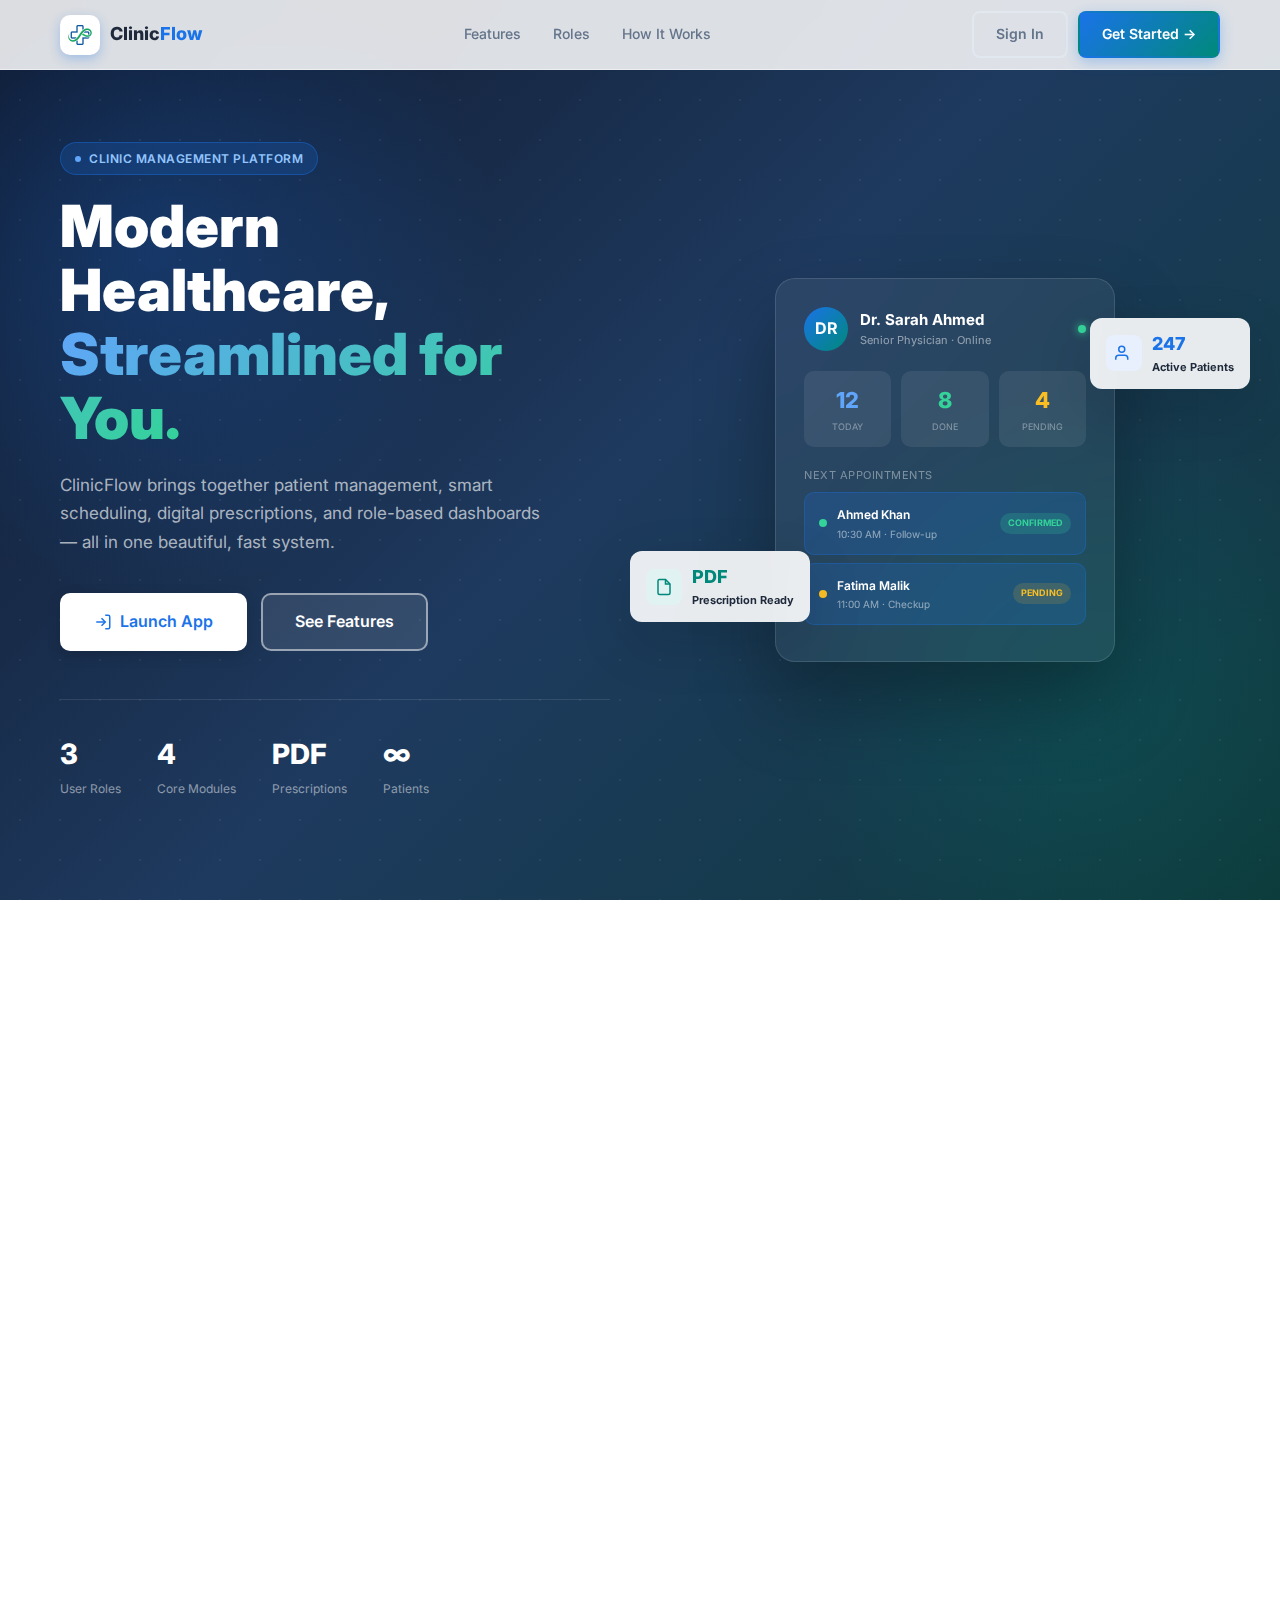
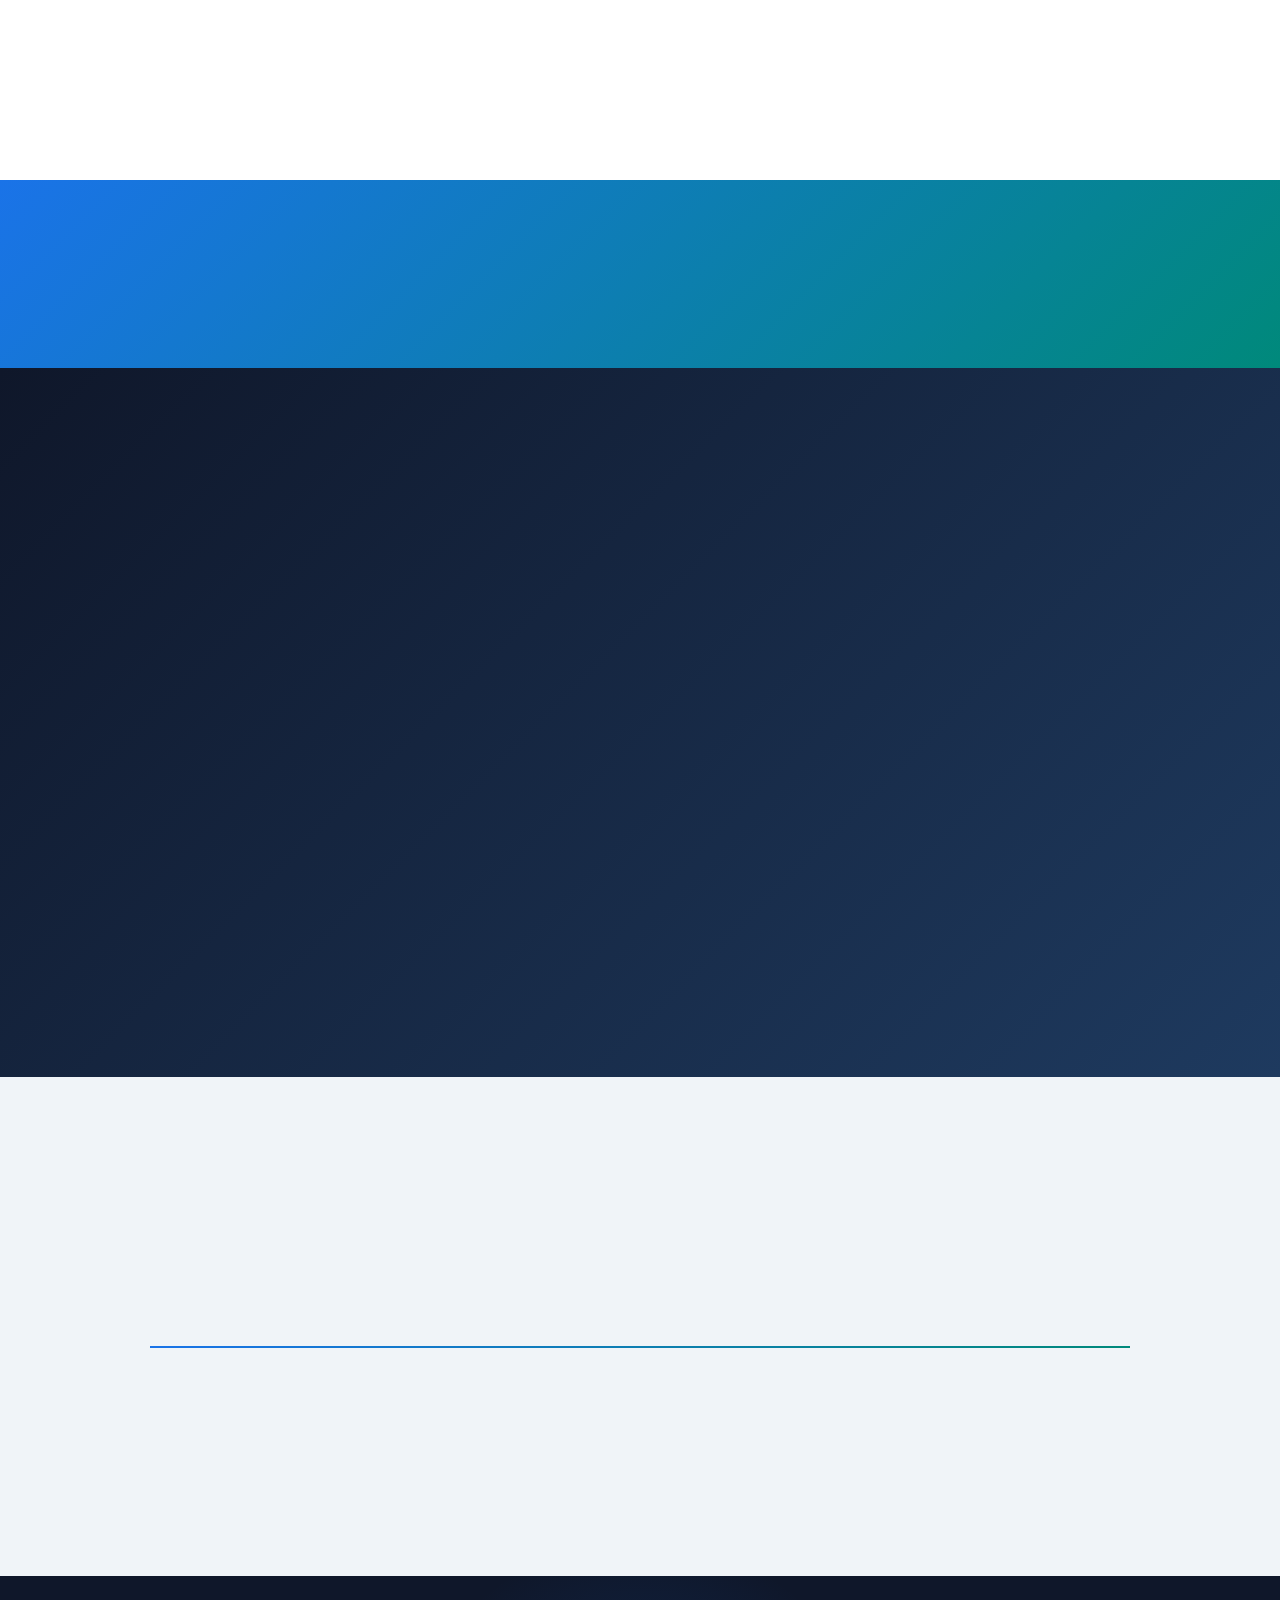
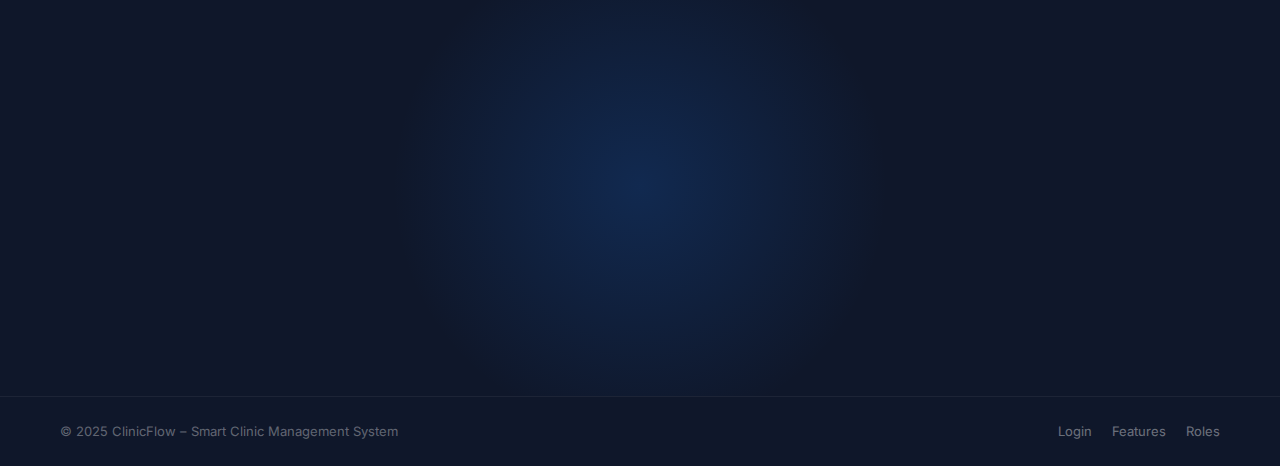
<file: index.html>
<!DOCTYPE html><html lang="en"><head>
    <meta charset="UTF-8">
    <meta name="viewport" content="width=device-width, initial-scale=1.0">
    <title>ClinicFlow – Smart Clinic Management System</title>
    <meta name="description" content="ClinicFlow is a modern clinic management system for doctors, receptionists and admins. Manage patients, appointments and prescriptions.">

    <!-- SEO Optimization -->
    <meta name="robots" content="index, follow">
    <meta name="keywords" content="ClinicFlow, Clinic Management System, healthcare, medical dashboard, patient management, doctor portal">
    <meta name="author" content="ClinicFlow Team">
    <meta property="og:title" content="ClinicFlow – Smart Clinic Management System">
    <meta property="og:description" content="ClinicFlow is a modern clinic management system for doctors, receptionists and admins. Manage patients, appointments and prescriptions.">
    <meta property="og:image" content="assets/images/logo.png">
    <meta property="og:type" content="website">

    <!-- Favicon -->
    <link rel="icon" type="image/png" href="assets/images/favicon.png">
    <link rel="preconnect" href="https://fonts.googleapis.com">
    <link href="https://fonts.googleapis.com/css2?family=Inter:wght@300;400;500;600;700;800;900&amp;display=swap" rel="stylesheet">
    <style>
        /* ── Reset ── */
        *,
        *::before,
        *::after {
            box-sizing: border-box;
            margin: 0;
            padding: 0;
        }

        html {
            scroll-behavior: smooth;
        }

        body {
            font-family: 'Inter', sans-serif;
            color: #1e293b;
            line-height: 1.6;
            overflow-x: hidden;
        }

        a {
            text-decoration: none;
            color: inherit;
        }

        /* ── Variables ── */
        :root {
            --primary: #1a73e8;
            --primary-dark: #1557b0;
            --secondary: #00897b;
            --accent: #34a853;
            --gradient: linear-gradient(135deg, #1a73e8 0%, #00897b 100%);
            --bg: #f0f4f8;
            --surface: #ffffff;
            --border: #e2e8f0;
            --text: #1e293b;
            --text-muted: #64748b;
            --radius: 14px;
            --shadow: 0 4px 24px rgba(0, 0, 0, .08);
            --shadow-lg: 0 20px 60px rgba(0, 0, 0, .12);
        }

        /* ── Page Loader ── */
        .page-loader {
            position: fixed;
            inset: 0;
            z-index: 9999;
            background: #ffffff;
            display: flex;
            flex-direction: column;
            align-items: center;
            justify-content: center;
            transition: opacity 0.5s ease, visibility 0.5s ease;
        }

        .page-loader.hidden {
            opacity: 0;
            visibility: hidden;
            pointer-events: none;
        }

        .loader-content {
            display: flex;
            flex-direction: column;
            align-items: center;
            gap: 24px;
        }

        .loader-logo {
            width: 70px;
            height: 70px;
            background: var(--gradient);
            border-radius: 16px;
            display: flex;
            align-items: center;
            justify-content: center;
            box-shadow: 0 12px 30px rgba(26, 115, 232, 0.25);
            animation: loader-pulse 2s infinite ease-in-out;
        }

        .loader-logo svg {
            width: 32px;
            height: 32px;
            fill: white;
        }

        .loader-spinner {
            width: 44px;
            height: 44px;
            border: 3.5px solid rgba(26, 115, 232, 0.1);
            border-top: 3.5px solid var(--primary);
            border-radius: 50%;
            animation: loader-spin 1s linear infinite;
        }

        .loader-text {
            font-size: 18px;
            font-weight: 800;
            color: var(--text);
            letter-spacing: 0.5px;
        }

        .loader-text span {
            color: var(--primary);
        }

        @keyframes loader-spin {
            to {
                transform: rotate(360deg);
            }
        }

        @keyframes loader-pulse {

            0%,
            100% {
                transform: scale(1);
                opacity: 1;
            }

            50% {
                transform: scale(1.1);
                opacity: 0.8;
            }
        }

        /* ══════════════════════════════════════════
       NAVBAR
    ══════════════════════════════════════════ */
        .navbar {
            position: fixed;
            top: 0;
            left: 0;
            right: 0;
            z-index: 100;
            display: flex;
            align-items: center;
            justify-content: space-between;
            padding: 0 60px;
            height: 70px;
            background: rgba(255, 255, 255, .85);
            backdrop-filter: blur(16px);
            border-bottom: 1px solid rgba(255, 255, 255, .5);
            transition: all .3s ease;
        }

        .navbar.scrolled {
            background: rgba(255, 255, 255, .98);
            box-shadow: 0 2px 20px rgba(0, 0, 0, .08);
        }

        .nav-logo {
            display: flex;
            align-items: center;
            gap: 10px;
        }

        .nav-logo-icon {
            width: 40px;
            height: 40px;
            background: var(--gradient);
            border-radius: 10px;
            display: flex;
            align-items: center;
            justify-content: center;
            box-shadow: 0 4px 12px rgba(26, 115, 232, .3);
        }

        .nav-logo-icon svg {
            width: 20px;
            height: 20px;
        }

        .nav-logo-text {
            font-size: 18px;
            font-weight: 800;
            color: var(--text);
        }

        .nav-logo-text span {
            color: var(--primary);
        }

        .nav-links {
            display: flex;
            align-items: center;
            gap: 32px;
        }

        .nav-links a {
            font-size: 14px;
            font-weight: 500;
            color: var(--text-muted);
            transition: color .2s;
        }

        .nav-links a:hover {
            color: var(--primary);
        }

        .nav-cta {
            display: flex;
            gap: 10px;
        }

        .btn {
            display: inline-flex;
            align-items: center;
            gap: 8px;
            padding: 10px 22px;
            border-radius: 8px;
            font-size: 14px;
            font-weight: 600;
            cursor: pointer;
            transition: all .2s;
            border: 2px solid transparent;
        }

        .btn-outline-nav {
            border-color: var(--border);
            color: var(--text-muted);
        }

        .btn-outline-nav:hover {
            border-color: var(--primary);
            color: var(--primary);
        }

        .btn-primary {
            background: var(--gradient);
            color: #fff;
            box-shadow: 0 4px 14px rgba(26, 115, 232, .3);
        }

        .btn-primary:hover {
            transform: translateY(-2px);
            box-shadow: 0 8px 20px rgba(26, 115, 232, .4);
        }

        .btn-lg {
            padding: 14px 32px;
            font-size: 16px;
            border-radius: 10px;
        }

        .btn-white {
            background: #fff;
            color: var(--primary);
            box-shadow: 0 4px 14px rgba(0, 0, 0, .15);
        }

        .btn-white:hover {
            transform: translateY(-2px);
            box-shadow: 0 8px 24px rgba(0, 0, 0, .2);
        }

        .btn-outline-white {
            border: 2px solid rgba(255, 255, 255, .5);
            color: #fff;
            background: rgba(255, 255, 255, .1);
        }

        .btn-outline-white:hover {
            background: rgba(255, 255, 255, .2);
        }

        /* ══════════════════════════════════════════
       HERO
    ══════════════════════════════════════════ */
        .hero {
            min-height: 100vh;
            background: linear-gradient(135deg, #0f172a 0%, #1e3a5f 50%, #0d3b3b 100%);
            display: flex;
            align-items: center;
            position: relative;
            overflow: hidden;
            padding: 120px 60px 80px;
        }

        /* Animated blobs */
        .hero::before {
            content: '';
            position: absolute;
            width: 700px;
            height: 700px;
            background: radial-gradient(circle, rgba(26, 115, 232, .25) 0%, transparent 70%);
            border-radius: 50%;
            top: -100px;
            left: -200px;
            animation: blob1 8s ease-in-out infinite;
        }

        .hero::after {
            content: '';
            position: absolute;
            width: 600px;
            height: 600px;
            background: radial-gradient(circle, rgba(0, 137, 123, .2) 0%, transparent 70%);
            border-radius: 50%;
            bottom: -100px;
            right: -100px;
            animation: blob2 10s ease-in-out infinite;
        }

        @keyframes blob1 {

            0%,
            100% {
                transform: translate(0, 0) scale(1)
            }

            50% {
                transform: translate(60px, 40px) scale(1.1)
            }
        }

        @keyframes blob2 {

            0%,
            100% {
                transform: translate(0, 0) scale(1)
            }

            50% {
                transform: translate(-40px, -30px) scale(1.08)
            }
        }

        /* Grid dots pattern */
        .hero-grid {
            position: absolute;
            inset: 0;
            background-image: radial-gradient(circle, rgba(255, 255, 255, .06) 1px, transparent 1px);
            background-size: 40px 40px;
            pointer-events: none;
        }

        .hero-inner {
            max-width: 1200px;
            margin: 0 auto;
            width: 100%;
            display: grid;
            grid-template-columns: 1fr 1fr;
            gap: 60px;
            align-items: center;
            position: relative;
            z-index: 1;
        }

        .hero-badge {
            display: inline-flex;
            align-items: center;
            gap: 8px;
            background: rgba(26, 115, 232, .2);
            border: 1px solid rgba(26, 115, 232, .4);
            color: #93c5fd;
            padding: 6px 14px;
            border-radius: 20px;
            font-size: 12px;
            font-weight: 600;
            margin-bottom: 20px;
            letter-spacing: .5px;
            text-transform: uppercase;
        }

        .hero-badge span {
            width: 6px;
            height: 6px;
            background: #60a5fa;
            border-radius: 50%;
            animation: pulse 2s infinite;
        }

        @keyframes pulse {

            0%,
            100% {
                opacity: 1
            }

            50% {
                opacity: .4
            }
        }

        .hero-title {
            font-size: clamp(36px, 5vw, 58px);
            font-weight: 900;
            color: #fff;
            line-height: 1.1;
            margin-bottom: 20px;
        }

        .hero-title .highlight {
            background: linear-gradient(135deg, #60a5fa, #34d399);
            -webkit-background-clip: text;
            -webkit-text-fill-color: transparent;
            background-clip: text;
        }

        .hero-subtitle {
            font-size: 17px;
            color: rgba(255, 255, 255, .65);
            line-height: 1.7;
            margin-bottom: 36px;
            max-width: 480px;
        }

        .hero-actions {
            display: flex;
            gap: 14px;
            flex-wrap: wrap;
        }

        .hero-stats {
            display: flex;
            gap: 36px;
            margin-top: 48px;
            padding-top: 32px;
            border-top: 1px solid rgba(255, 255, 255, .1);
        }

        .hero-stat-value {
            font-size: 28px;
            font-weight: 800;
            color: #fff;
        }

        .hero-stat-label {
            font-size: 12px;
            color: rgba(255, 255, 255, .5);
            margin-top: 2px;
        }

        /* Hero visual (right side) */
        .hero-visual {
            position: relative;
            display: flex;
            align-items: center;
            justify-content: center;
        }

        .hero-card-main {
            background: rgba(255, 255, 255, .06);
            backdrop-filter: blur(20px);
            border: 1px solid rgba(255, 255, 255, .12);
            border-radius: 20px;
            padding: 28px;
            width: 340px;
            box-shadow: 0 40px 80px rgba(0, 0, 0, .3);
            animation: float 4s ease-in-out infinite;
        }

        @keyframes float {

            0%,
            100% {
                transform: translateY(0)
            }

            50% {
                transform: translateY(-12px)
            }
        }

        .hcard-header {
            display: flex;
            align-items: center;
            gap: 12px;
            margin-bottom: 20px;
        }

        .hcard-avatar {
            width: 44px;
            height: 44px;
            border-radius: 50%;
            background: var(--gradient);
            display: flex;
            align-items: center;
            justify-content: center;
            font-weight: 700;
            color: #fff;
            font-size: 16px;
        }

        .hcard-name {
            font-weight: 700;
            color: #fff;
            font-size: 15px;
        }

        .hcard-role {
            font-size: 11px;
            color: rgba(255, 255, 255, .5);
        }

        .hcard-stat-row {
            display: grid;
            grid-template-columns: 1fr 1fr 1fr;
            gap: 10px;
            margin-bottom: 20px;
        }

        .hcard-stat {
            background: rgba(255, 255, 255, .08);
            border-radius: 10px;
            padding: 12px 10px;
            text-align: center;
        }

        .hcard-stat-num {
            font-size: 22px;
            font-weight: 800;
            color: #fff;
        }

        .hcard-stat-lbl {
            font-size: 9px;
            color: rgba(255, 255, 255, .4);
            text-transform: uppercase;
            margin-top: 2px;
        }

        .hcard-appt {
            background: rgba(26, 115, 232, .2);
            border: 1px solid rgba(26, 115, 232, .3);
            border-radius: 10px;
            padding: 12px 14px;
            display: flex;
            align-items: center;
            gap: 10px;
            margin-bottom: 8px;
        }

        .hcard-appt-dot {
            width: 8px;
            height: 8px;
            border-radius: 50%;
            flex-shrink: 0;
        }

        .hcard-appt-name {
            font-size: 12px;
            font-weight: 600;
            color: #fff;
        }

        .hcard-appt-time {
            font-size: 10px;
            color: rgba(255, 255, 255, .5);
            margin-top: 1px;
        }

        .hcard-appt-badge {
            margin-left: auto;
            font-size: 9px;
            font-weight: 700;
            padding: 3px 8px;
            border-radius: 20px;
            text-transform: uppercase;
        }

        /* Floating mini cards */
        .float-card {
            position: absolute;
            background: rgba(255, 255, 255, .9);
            backdrop-filter: blur(10px);
            border-radius: 12px;
            padding: 12px 16px;
            box-shadow: var(--shadow-lg);
            display: flex;
            align-items: center;
            gap: 10px;
            animation: floatCard 5s ease-in-out infinite;
        }

        .float-card.fc1 {
            top: 40px;
            right: -30px;
            animation-delay: 1s;
        }

        .float-card.fc2 {
            bottom: 40px;
            left: -40px;
            animation-delay: 2.5s;
        }

        @keyframes floatCard {

            0%,
            100% {
                transform: translateY(0)
            }

            50% {
                transform: translateY(-8px)
            }
        }

        .fc-icon {
            width: 36px;
            height: 36px;
            border-radius: 8px;
            display: flex;
            align-items: center;
            justify-content: center;
        }

        .fc-label {
            font-size: 11px;
            font-weight: 700;
            color: #1e293b;
        }

        .fc-value {
            font-size: 18px;
            font-weight: 800;
            color: #1e293b;
        }

        /* ══════════════════════════════════════════
       FEATURES
    ══════════════════════════════════════════ */
        .section {
            padding: 90px 60px;
        }

        .section-center {
            text-align: center;
            max-width: 600px;
            margin: 0 auto 60px;
        }

        .section-chip {
            display: inline-block;
            background: #e8f0fe;
            color: var(--primary);
            font-size: 12px;
            font-weight: 700;
            padding: 5px 14px;
            border-radius: 20px;
            text-transform: uppercase;
            letter-spacing: .6px;
            margin-bottom: 12px;
        }

        .section-title {
            font-size: clamp(28px, 4vw, 40px);
            font-weight: 800;
            color: var(--text);
            line-height: 1.2;
            margin-bottom: 14px;
        }

        .section-sub {
            font-size: 16px;
            color: var(--text-muted);
            line-height: 1.7;
        }

        .features-grid {
            display: grid;
            grid-template-columns: repeat(auto-fit, minmax(300px, 1fr));
            gap: 24px;
            max-width: 1200px;
            margin: 0 auto;
        }

        .feature-card {
            background: var(--surface);
            border: 1px solid var(--border);
            border-radius: var(--radius);
            padding: 32px 28px;
            transition: all .25s;
            position: relative;
            overflow: hidden;
        }

        .feature-card::before {
            content: '';
            position: absolute;
            inset: 0;
            background: var(--gradient);
            opacity: 0;
            transition: opacity .3s;
        }

        .feature-card:hover {
            transform: translateY(-4px);
            box-shadow: var(--shadow-lg);
            border-color: transparent;
        }

        .feature-card:hover::before {
            opacity: .03;
        }

        .feature-card:hover .feat-icon {
            background: var(--gradient);
        }

        .feature-card:hover .feat-icon svg {
            stroke: #fff;
        }

        .feat-icon {
            width: 52px;
            height: 52px;
            background: #e8f0fe;
            border-radius: 12px;
            display: flex;
            align-items: center;
            justify-content: center;
            margin-bottom: 18px;
            transition: all .25s;
        }

        .feat-icon svg {
            width: 24px;
            height: 24px;
            stroke: var(--primary);
            fill: none;
            stroke-width: 2;
        }

        .feat-icon.green {
            background: #e0f2f1;
        }

        .feat-icon.green svg {
            stroke: var(--secondary);
        }

        .feature-card:hover .feat-icon.green {
            background: var(--gradient);
        }

        .feature-card:hover .feat-icon.green svg {
            stroke: #fff;
        }

        .feat-title {
            font-size: 17px;
            font-weight: 700;
            margin-bottom: 8px;
            color: var(--text);
        }

        .feat-desc {
            font-size: 14px;
            color: var(--text-muted);
            line-height: 1.7;
        }

        /* ══════════════════════════════════════════
       ROLES SECTION
    ══════════════════════════════════════════ */
        .roles-section {
            background: linear-gradient(135deg, #0f172a, #1e3a5f);
            padding: 90px 60px;
        }

        .roles-grid {
            display: grid;
            grid-template-columns: repeat(3, 1fr);
            gap: 24px;
            max-width: 1000px;
            margin: 0 auto;
        }

        .role-card {
            background: rgba(255, 255, 255, .05);
            border: 1px solid rgba(255, 255, 255, .1);
            border-radius: var(--radius);
            padding: 32px 24px;
            text-align: center;
            transition: all .25s;
        }

        .role-card:hover {
            background: rgba(255, 255, 255, .1);
            transform: translateY(-4px);
        }

        .role-icon {
            width: 64px;
            height: 64px;
            border-radius: 16px;
            display: flex;
            align-items: center;
            justify-content: center;
            margin: 0 auto 18px;
        }

        .role-icon svg {
            width: 30px;
            height: 30px;
            fill: none;
            stroke: #fff;
            stroke-width: 2;
        }

        .role-name {
            font-size: 18px;
            font-weight: 700;
            color: #fff;
            margin-bottom: 12px;
        }

        .role-perms {
            display: flex;
            flex-direction: column;
            gap: 6px;
        }

        .perm-item {
            display: flex;
            align-items: center;
            gap: 8px;
            font-size: 13px;
            color: rgba(255, 255, 255, .65);
        }

        .perm-item::before {
            content: '✓';
            color: #34d399;
            font-weight: 700;
            flex-shrink: 0;
        }

        /* ══════════════════════════════════════════
       HOW IT WORKS
    ══════════════════════════════════════════ */
        .steps-section {
            background: var(--bg);
        }

        .steps-grid {
            display: grid;
            grid-template-columns: repeat(4, 1fr);
            gap: 32px;
            max-width: 1100px;
            margin: 0 auto;
            position: relative;
        }

        .steps-grid::before {
            content: '';
            position: absolute;
            top: 30px;
            left: 60px;
            right: 60px;
            height: 2px;
            background: linear-gradient(90deg, var(--primary), var(--secondary));
            z-index: 0;
        }

        .step-card {
            text-align: center;
            position: relative;
            z-index: 1;
        }

        .step-num {
            width: 60px;
            height: 60px;
            background: var(--gradient);
            border-radius: 50%;
            display: flex;
            align-items: center;
            justify-content: center;
            font-size: 22px;
            font-weight: 800;
            color: #fff;
            margin: 0 auto 18px;
            box-shadow: 0 8px 24px rgba(26, 115, 232, .35);
        }

        .step-title {
            font-size: 15px;
            font-weight: 700;
            margin-bottom: 6px;
        }

        .step-desc {
            font-size: 13px;
            color: var(--text-muted);
            line-height: 1.6;
        }

        /* ══════════════════════════════════════════
       STATS BAND
    ══════════════════════════════════════════ */
        .stats-band {
            background: var(--gradient);
            padding: 60px;
            display: grid;
            grid-template-columns: repeat(4, 1fr);
            gap: 24px;
            text-align: center;
        }

        .band-value {
            font-size: 42px;
            font-weight: 900;
            color: #fff;
            line-height: 1;
        }

        .band-label {
            font-size: 13px;
            color: rgba(255, 255, 255, .7);
            margin-top: 6px;
        }

        /* ══════════════════════════════════════════
       CTA SECTION
    ══════════════════════════════════════════ */
        .cta-section {
            background: #0f172a;
            padding: 100px 60px;
            text-align: center;
            position: relative;
            overflow: hidden;
        }

        .cta-section::before {
            content: '';
            position: absolute;
            width: 500px;
            height: 500px;
            background: radial-gradient(circle, rgba(26, 115, 232, .2), transparent 70%);
            border-radius: 50%;
            top: 50%;
            left: 50%;
            transform: translate(-50%, -50%);
        }

        .cta-title {
            font-size: clamp(32px, 5vw, 52px);
            font-weight: 900;
            color: #fff;
            margin-bottom: 16px;
            position: relative;
            z-index: 1;
        }

        .cta-sub {
            font-size: 17px;
            color: rgba(255, 255, 255, .6);
            margin-bottom: 36px;
            position: relative;
            z-index: 1;
        }

        .cta-actions {
            display: flex;
            gap: 14px;
            justify-content: center;
            position: relative;
            z-index: 1;
        }

        /* ══════════════════════════════════════════
       FOOTER
    ══════════════════════════════════════════ */
        .footer {
            background: #0f172a;
            border-top: 1px solid rgba(255, 255, 255, .06);
            padding: 24px 60px;
            display: flex;
            align-items: center;
            justify-content: space-between;
        }

        .footer-copy {
            font-size: 13px;
            color: rgba(255, 255, 255, .35);
        }

        .footer-links {
            display: flex;
            gap: 20px;
        }

        .footer-links a {
            font-size: 13px;
            color: rgba(255, 255, 255, .4);
            transition: color .2s;
        }

        .footer-links a:hover {
            color: rgba(255, 255, 255, .8);
        }

        /* ══════════════════════════════════════════
       RESPONSIVE
    ══════════════════════════════════════════ */
        @media (max-width: 1024px) {
            .hero-inner {
                grid-template-columns: 1fr;
                text-align: center;
            }

            .hero-subtitle {
                max-width: 100%;
            }

            .hero-actions {
                justify-content: center;
            }

            .hero-stats {
                justify-content: center;
            }

            .hero-visual {
                display: none;
            }

            .roles-grid {
                grid-template-columns: 1fr;
                gap: 16px;
            }

            .steps-grid {
                grid-template-columns: 1fr 1fr;
            }

            .steps-grid::before {
                display: none;
            }

            .stats-band {
                grid-template-columns: 1fr 1fr;
            }
        }

        @media (max-width: 768px) {
            .navbar {
                padding: 0 24px;
            }

            .nav-links {
                display: none;
            }

            .hero {
                padding: 120px 24px 60px;
            }

            .section {
                padding: 60px 24px;
            }

            .roles-section {
                padding: 60px 24px;
            }

            .steps-section {
                padding: 60px 24px;
            }

            .stats-band {
                padding: 40px 24px;
                grid-template-columns: 1fr 1fr;
                gap: 32px;
            }

            .cta-section {
                padding: 60px 24px;
            }

            .footer {
                padding: 20px 24px;
                flex-direction: column;
                gap: 12px;
                text-align: center;
            }

            .cta-actions {
                flex-direction: column;
                align-items: center;
            }

            .steps-grid {
                grid-template-columns: 1fr;
            }
        }

        /* Scroll animation */
        .reveal {
            opacity: 0;
            transform: translateY(24px);
            transition: opacity .6s ease, transform .6s ease;
        }

        .reveal.visible {
            opacity: 1;
            transform: translateY(0);
        }
    </style>
</head>

<body>
    <div id="loading" class="page-loader">
        <div class="loader-content">
            <img class="loader-logo" src="assets/images/logo.png" style="width: 70px; height: 70px; border-radius: 16px; background: white;" alt="ClinicFlow Logo">
            <div class="loader-text">Clinic<span>Flow</span></div>
            <div class="loader-spinner"></div>
        </div>
    </div>

    <!-- ══ NAVBAR ══ -->
    <nav class="navbar" id="navbar">
        <a href="index.html" style="text-decoration:none;"><div class="nav-logo">
            <img class="nav-logo-icon" src="assets/images/logo.png" style="width: 40px; height: 40px; border-radius: 10px; background: white;" alt="ClinicFlow Logo">
            <span class="nav-logo-text">Clinic<span>Flow</span></span>
        </div></a>
        <div class="nav-links">
            <a href="#features">Features</a>
            <a href="#roles">Roles</a>
            <a href="#how-it-works">How It Works</a>
        </div>
        <div class="nav-cta">
            <a href="pages/login.html" class="btn btn-outline-nav">Sign In</a>
            <a href="pages/login.html" class="btn btn-primary">Get Started →</a>
        </div>
    </nav>

    <!-- ══ HERO ══ -->
    <section class="hero">
        <div class="hero-grid"></div>
        <div class="hero-inner">
            <!-- Left -->
            <div>
                <div class="hero-badge"><span></span>Clinic Management Platform</div>
                <h1 class="hero-title">
                    Modern Healthcare,<br>
                    <span class="highlight">Streamlined for You.</span>
                </h1>
                <p class="hero-subtitle">
                    ClinicFlow brings together patient management, smart scheduling, digital prescriptions,
                    and role-based dashboards — all in one beautiful, fast system.
                </p>
                <div class="hero-actions">
                    <a href="pages/login.html" class="btn btn-white btn-lg">
                        <svg width="18" height="18" viewBox="0 0 24 24" fill="none" stroke="currentColor" stroke-width="2">
                            <path d="M15 3h4a2 2 0 0 1 2 2v14a2 2 0 0 1-2 2h-4"></path>
                            <polyline points="10 17 15 12 10 7"></polyline>
                            <line x1="15" y1="12" x2="3" y2="12"></line>
                        </svg>
                        Launch App
                    </a>
                    <a href="#features" class="btn btn-outline-white btn-lg">See Features</a>
                </div>
                <div class="hero-stats">
                    <div>
                        <div class="hero-stat-value">3</div>
                        <div class="hero-stat-label">User Roles</div>
                    </div>
                    <div>
                        <div class="hero-stat-value">4</div>
                        <div class="hero-stat-label">Core Modules</div>
                    </div>
                    <div>
                        <div class="hero-stat-value">PDF</div>
                        <div class="hero-stat-label">Prescriptions</div>
                    </div>
                    <div>
                        <div class="hero-stat-value">∞</div>
                        <div class="hero-stat-label">Patients</div>
                    </div>
                </div>
            </div>

            <!-- Right: Dashboard preview -->
            <div class="hero-visual">
                <div class="hero-card-main">
                    <div class="hcard-header">
                        <div class="hcard-avatar">DR</div>
                        <div>
                            <div class="hcard-name">Dr. Sarah Ahmed</div>
                            <div class="hcard-role">Senior Physician · Online</div>
                        </div>
                        <div style="margin-left:auto;width:8px;height:8px;background:#34d399;border-radius:50%;box-shadow:0 0 8px #34d399;">
                        </div>
                    </div>
                    <div class="hcard-stat-row">
                        <div class="hcard-stat">
                            <div class="hcard-stat-num" style="color:#60a5fa;">12</div>
                            <div class="hcard-stat-lbl">Today</div>
                        </div>
                        <div class="hcard-stat">
                            <div class="hcard-stat-num" style="color:#34d399;">8</div>
                            <div class="hcard-stat-lbl">Done</div>
                        </div>
                        <div class="hcard-stat">
                            <div class="hcard-stat-num" style="color:#fbbf24;">4</div>
                            <div class="hcard-stat-lbl">Pending</div>
                        </div>
                    </div>
                    <div style="font-size:11px;color:rgba(255,255,255,.4);margin-bottom:8px;text-transform:uppercase;letter-spacing:.5px;">
                        Next Appointments</div>
                    <div class="hcard-appt">
                        <div class="hcard-appt-dot" style="background:#34d399;"></div>
                        <div>
                            <div class="hcard-appt-name">Ahmed Khan</div>
                            <div class="hcard-appt-time">10:30 AM · Follow-up</div>
                        </div>
                        <div class="hcard-appt-badge" style="background:rgba(52,211,153,.2);color:#34d399;">Confirmed
                        </div>
                    </div>
                    <div class="hcard-appt">
                        <div class="hcard-appt-dot" style="background:#fbbf24;"></div>
                        <div>
                            <div class="hcard-appt-name">Fatima Malik</div>
                            <div class="hcard-appt-time">11:00 AM · Checkup</div>
                        </div>
                        <div class="hcard-appt-badge" style="background:rgba(251,191,36,.15);color:#fbbf24;">Pending
                        </div>
                    </div>
                </div>

                <!-- Floating mini cards -->
                <div class="float-card fc1">
                    <div class="fc-icon" style="background:#e8f0fe;">
                        <svg width="18" height="18" viewBox="0 0 24 24" fill="none" stroke="#1a73e8" stroke-width="2">
                            <path d="M17 21v-2a4 4 0 0 0-4-4H5a4 4 0 0 0-4 4v2"></path>
                            <circle cx="9" cy="7" r="4"></circle>
                        </svg>
                    </div>
                    <div>
                        <div class="fc-value" style="color:#1a73e8;">247</div>
                        <div class="fc-label">Active Patients</div>
                    </div>
                </div>

                <div class="float-card fc2">
                    <div class="fc-icon" style="background:#e0f2f1;">
                        <svg width="18" height="18" viewBox="0 0 24 24" fill="none" stroke="#00897b" stroke-width="2">
                            <path d="M14 2H6a2 2 0 0 0-2 2v16a2 2 0 0 0 2 2h12a2 2 0 0 0 2-2V8z"></path>
                            <polyline points="14 2 14 8 20 8"></polyline>
                        </svg>
                    </div>
                    <div>
                        <div class="fc-value" style="color:#00897b;">PDF</div>
                        <div class="fc-label">Prescription Ready</div>
                    </div>
                </div>
            </div>
        </div>
    </section>

    <!-- ══ FEATURES ══ -->
    <section class="section" id="features">
        <div class="section-center reveal">
            <div class="section-chip">Features</div>
            <h2 class="section-title">Everything your clinic needs</h2>
            <p class="section-sub">A complete, integrated platform built for modern healthcare workflows.</p>
        </div>
        <div class="features-grid">
            <div class="feature-card reveal">
                <div class="feat-icon">
                    <svg viewBox="0 0 24 24">
                        <path d="M17 21v-2a4 4 0 0 0-4-4H5a4 4 0 0 0-4 4v2"></path>
                        <circle cx="9" cy="7" r="4"></circle>
                        <path d="M23 21v-2a4 4 0 0 0-3-3.87"></path>
                        <path d="M16 3.13a4 4 0 0 1 0 7.75"></path>
                    </svg>
                </div>
                <div class="feat-title">Patient Management</div>
                <div class="feat-desc">Full CRUD with search, gender filters, patient profiles, and a complete medical
                    history timeline.</div>
            </div>
            <div class="feature-card reveal">
                <div class="feat-icon green">
                    <svg viewBox="0 0 24 24">
                        <rect x="3" y="4" width="18" height="18" rx="2"></rect>
                        <line x1="16" y1="2" x2="16" y2="6"></line>
                        <line x1="8" y1="2" x2="8" y2="6"></line>
                        <line x1="3" y1="10" x2="21" y2="10"></line>
                    </svg>
                </div>
                <div class="feat-title">Appointment Scheduling</div>
                <div class="feat-desc">Book &amp; manage appointments with date/status filters. Doctors update status inline
                    — Pending, Confirmed, Completed.</div>
            </div>
            <div class="feature-card reveal">
                <div class="feat-icon">
                    <svg viewBox="0 0 24 24">
                        <path d="M14 2H6a2 2 0 0 0-2 2v16a2 2 0 0 0 2 2h12a2 2 0 0 0 2-2V8z"></path>
                        <polyline points="14 2 14 8 20 8"></polyline>
                        <line x1="16" y1="13" x2="8" y2="13"></line>
                    </svg>
                </div>
                <div class="feat-title">Digital Prescriptions</div>
                <div class="feat-desc">Write multi-medicine prescriptions, auto-generate branded PDFs with jsPDF, and
                    upload to Cloudinary for download.</div>
            </div>
            <div class="feature-card reveal">
                <div class="feat-icon green">
                    <svg viewBox="0 0 24 24">
                        <rect x="3" y="3" width="18" height="18" rx="2"></rect>
                        <path d="M3 9h18M9 21V9"></path>
                    </svg>
                </div>
                <div class="feat-title">Role-Based Dashboards</div>
                <div class="feat-desc">Admin, Doctor, and Receptionist each get their own dashboard with relevant stats,
                    actions, and data.</div>
            </div>
            <div class="feature-card reveal">
                <div class="feat-icon">
                    <svg viewBox="0 0 24 24">
                        <polyline points="22 12 18 12 15 21 9 3 6 12 2 12"></polyline>
                    </svg>
                </div>
                <div class="feat-title">Medical Timeline</div>
                <div class="feat-desc">Every patient profile shows a chronological timeline of all appointments and
                    prescriptions in one view.</div>
            </div>
            <div class="feature-card reveal">
                <div class="feat-icon green">
                    <svg viewBox="0 0 24 24">
                        <rect x="3" y="11" width="18" height="11" rx="2"></rect>
                        <path d="M7 11V7a5 5 0 0 1 10 0v4"></path>
                    </svg>
                </div>
                <div class="feat-title">Secure &amp; Role-Protected</div>
                <div class="feat-desc">Firebase Authentication + Realtime Database security rules ensure only authorized
                    users access the right data.</div>
            </div>
        </div>
    </section>

    <!-- ══ STATS BAND ══ -->
    <div class="stats-band">
        <div class="reveal">
            <div class="band-value">3</div>
            <div class="band-label">User Roles Supported</div>
        </div>
        <div class="reveal">
            <div class="band-value">4</div>
            <div class="band-label">Core Modules</div>
        </div>
        <div class="reveal">
            <div class="band-value">100%</div>
            <div class="band-label">Vanilla JS – No Framework</div>
        </div>
        <div class="reveal">
            <div class="band-value">PDF</div>
            <div class="band-label">Auto-Generated Prescriptions</div>
        </div>
    </div>

    <!-- ══ ROLES ══ -->
    <section class="roles-section" id="roles">
        <div class="section-center reveal">
            <div class="section-chip" style="background:rgba(26,115,232,.2);color:#93c5fd;">User Roles</div>
            <h2 class="section-title" style="color:#fff;">The right access for every team member</h2>
            <p class="section-sub" style="color:rgba(255,255,255,.6);">Each role has specific permissions tailored to
                their workflow.</p>
        </div>
        <div class="roles-grid">
            <div class="role-card reveal">
                <div class="role-icon" style="background:rgba(26,115,232,.3);">
                    <svg viewBox="0 0 24 24">
                        <path d="M12 2a10 10 0 1 0 0 20A10 10 0 0 0 12 2z"></path>
                        <path d="M12 8v4l3 3"></path>
                    </svg>
                </div>
                <div class="role-name">Admin</div>
                <div class="role-perms">
                    <div class="perm-item">Full system access</div>
                    <div class="perm-item">Manage all users</div>
                    <div class="perm-item">View all records</div>
                    <div class="perm-item">Override any data</div>
                </div>
            </div>
            <div class="role-card reveal">
                <div class="role-icon" style="background:rgba(0,137,123,.3);">
                    <svg viewBox="0 0 24 24">
                        <path d="M19 14c1.49-1.46 3-3.21 3-5.5A5.5 5.5 0 0 0 16.5 3c-1.76 0-3 .5-4.5 2-1.5-1.5-2.74-2-4.5-2A5.5 5.5 0 0 0 2 8.5c0 2.3 1.5 4.05 3 5.5l7 7Z"></path>
                    </svg>
                </div>
                <div class="role-name">Doctor</div>
                <div class="role-perms">
                    <div class="perm-item">View daily schedule</div>
                    <div class="perm-item">Update appointment status</div>
                    <div class="perm-item">Write prescriptions</div>
                    <div class="perm-item">Generate &amp; download PDFs</div>
                </div>
            </div>
            <div class="role-card reveal">
                <div class="role-icon" style="background:rgba(251,188,4,.2);">
                    <svg viewBox="0 0 24 24">
                        <path d="M17 21v-2a4 4 0 0 0-4-4H5a4 4 0 0 0-4 4v2"></path>
                        <circle cx="9" cy="7" r="4"></circle>
                        <path d="M23 21v-2a4 4 0 0 0-3-3.87"></path>
                        <path d="M16 3.13a4 4 0 0 1 0 7.75"></path>
                    </svg>
                </div>
                <div class="role-name">Receptionist</div>
                <div class="role-perms">
                    <div class="perm-item">Register new patients</div>
                    <div class="perm-item">Book appointments</div>
                    <div class="perm-item">Search &amp; edit patients</div>
                    <div class="perm-item">View upcoming schedule</div>
                </div>
            </div>
        </div>
    </section>

    <!-- ══ HOW IT WORKS ══ -->
    <section class="section steps-section" id="how-it-works">
        <div class="section-center reveal">
            <div class="section-chip">How It Works</div>
            <h2 class="section-title">Up and running in minutes</h2>
        </div>
        <div class="steps-grid">
            <div class="step-card reveal">
                <div class="step-num">1</div>
                <div class="step-title">Create Account</div>
                <div class="step-desc">Admin creates user accounts in Firebase and assigns roles.</div>
            </div>
            <div class="step-card reveal">
                <div class="step-num">2</div>
                <div class="step-title">Login</div>
                <div class="step-desc">Each staff member logs in and lands on their role-based dashboard.</div>
            </div>
            <div class="step-card reveal">
                <div class="step-num">3</div>
                <div class="step-title">Manage Clinic</div>
                <div class="step-desc">Add patients, book appointments, and write prescriptions seamlessly.</div>
            </div>
            <div class="step-card reveal">
                <div class="step-num">4</div>
                <div class="step-title">Generate PDFs</div>
                <div class="step-desc">Doctors issue prescriptions. PDFs are auto-generated and stored on Cloudinary.
                </div>
            </div>
        </div>
    </section>

    <!-- ══ CTA ══ -->
    <section class="cta-section">
        <h2 class="cta-title reveal">Ready to modernize your clinic?</h2>
        <p class="cta-sub reveal">Join ClinicFlow and bring your entire team onto one smart platform.</p>
        <div class="cta-actions reveal">
            <a href="pages/login.html" class="btn btn-white btn-lg">
                <svg width="18" height="18" viewBox="0 0 24 24" fill="none" stroke="currentColor" stroke-width="2">
                    <path d="M15 3h4a2 2 0 0 1 2 2v14a2 2 0 0 1-2 2h-4"></path>
                    <polyline points="10 17 15 12 10 7"></polyline>
                    <line x1="15" y1="12" x2="3" y2="12"></line>
                </svg>
                Open ClinicFlow
            </a>
        </div>
    </section>

    <!-- ══ FOOTER ══ -->
    <footer class="footer">
        <div class="footer-copy">© 2025 ClinicFlow – Smart Clinic Management System</div>
        <div class="footer-links">
            <a href="pages/login.html">Login</a>
            <a href="#features">Features</a>
            <a href="#roles">Roles</a>
        </div>
    </footer>

    <script>
        // Navbar scroll effect
        const navbar = document.getElementById('navbar');
        window.addEventListener('scroll', () => {
            navbar.classList.toggle('scrolled', window.scrollY > 40);
        });

        // Scroll reveal
        const reveals = document.querySelectorAll('.reveal');
        const observer = new IntersectionObserver((entries) => {
            entries.forEach((entry, i) => {
                if (entry.isIntersecting) {
                    setTimeout(() => entry.target.classList.add('visible'), i * 80);
                    observer.unobserve(entry.target);
                }
            });
        }, { threshold: 0.12 });
        reveals.forEach(el => observer.observe(el));

        // Page Loader hide
        window.addEventListener('load', () => {
            const loader = document.getElementById('loading');
            if (loader) loader.classList.add('hidden');
        });
    </script>


</body></html>
</file>
